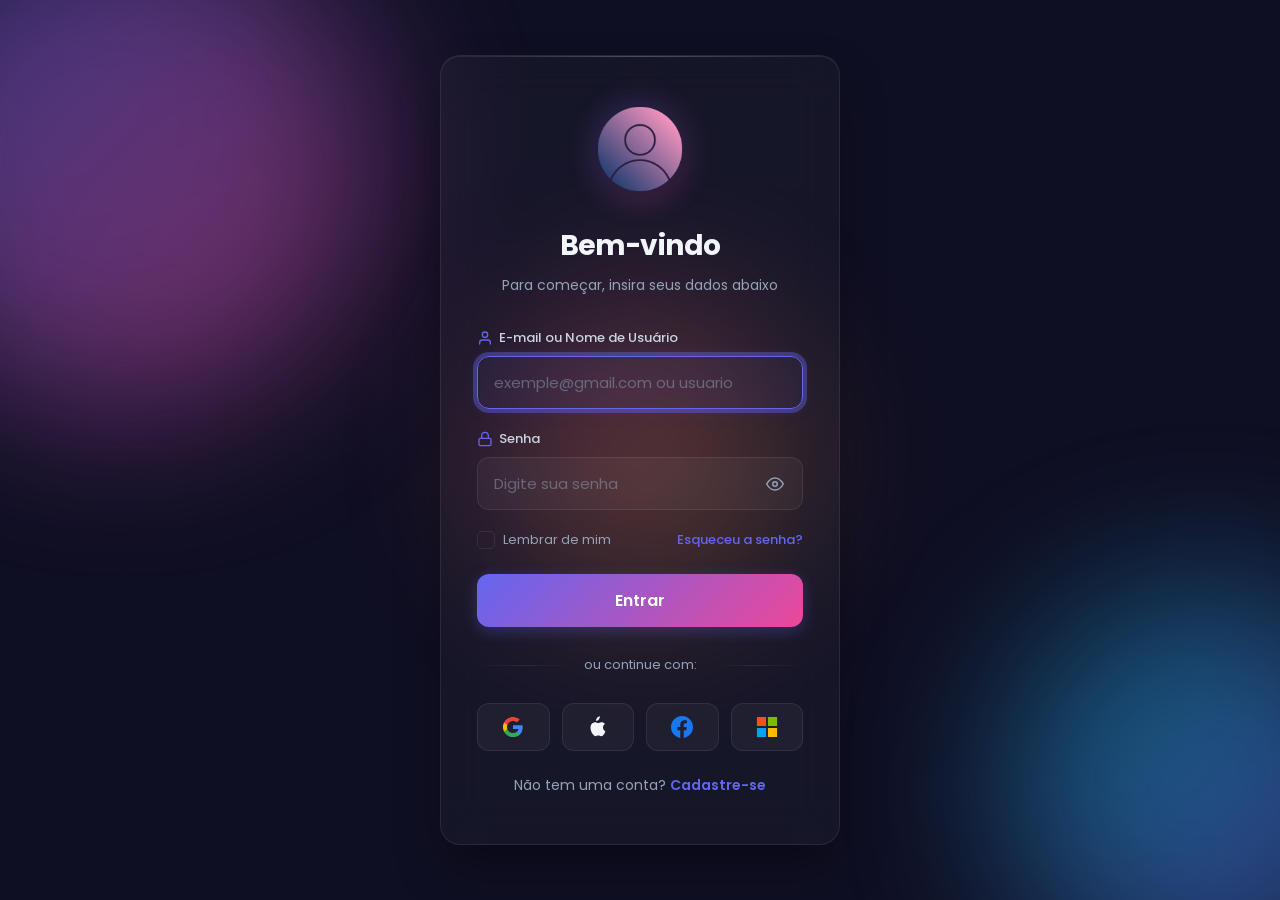
<file: index.html>
<!DOCTYPE html>
<html lang="pt-br">
<head>
  <meta charset="UTF-8" />
  <meta name="viewport" content="width=device-width, initial-scale=1.0" />
  <title>Tela de Login</title>
  <link rel="stylesheet" href="css/style.css" />
  <link rel="icon" type="image/png" href="img/favicon.png">
  <link href="https://fonts.googleapis.com/css2?family=Poppins:wght@300;400;500;600;700&display=swap" rel="stylesheet">
<base target="_blank">
</head>
<body>
  <div class="bg-orb orb-1"></div>
  <div class="bg-orb orb-2"></div>
  <div class="bg-orb orb-3"></div>

  <div class="container">
    <div class="login-box">
      <div class="logo">
        <img src="img/login.png" alt="Logo" />
      </div>
      <h2>Bem-vindo</h2>
      <p class="subtitle">Para começar, insira seus dados abaixo</p>

      <form id="loginForm" novalidate>
        <div class="input-group">
          <label for="usuario">
            <svg class="input-icon" viewBox="0 0 24 24" fill="none" stroke="currentColor" stroke-width="2" stroke-linecap="round" stroke-linejoin="round">
              <path d="M20 21v-2a4 4 0 0 0-4-4H8a4 4 0 0 0-4 4v2"></path>
              <circle cx="12" cy="7" r="4"></circle>
            </svg>
            E-mail ou Nome de Usuário
          </label>
          <input type="text" id="usuario" placeholder="exemple@gmail.com ou usuario" autocomplete="username" />
          <span class="error-msg" id="error-usuario"></span>
        </div>

        <div class="input-group">
          <label for="senha">
            <svg class="input-icon" viewBox="0 0 24 24" fill="none" stroke="currentColor" stroke-width="2" stroke-linecap="round" stroke-linejoin="round">
              <rect x="3" y="11" width="18" height="11" rx="2" ry="2"></rect>
              <path d="M7 11V7a5 5 0 0 1 10 0v4"></path>
            </svg>
            Senha
          </label>
          <div class="password-wrap">
            <input type="password" id="senha" placeholder="Digite sua senha" autocomplete="current-password" />
            <button type="button" class="toggle-password" id="toggleSenha" aria-label="Mostrar senha">
              <svg class="eye-open" viewBox="0 0 24 24" fill="none" stroke="currentColor" stroke-width="2" stroke-linecap="round" stroke-linejoin="round">
                <path d="M1 12s4-8 11-8 11 8 11 8-4 8-11 8-11-8-11-8z"></path>
                <circle cx="12" cy="12" r="3"></circle>
              </svg>
              <svg class="eye-closed" viewBox="0 0 24 24" fill="none" stroke="currentColor" stroke-width="2" stroke-linecap="round" stroke-linejoin="round">
                <path d="M17.94 17.94A10.07 10.07 0 0 1 12 20c-7 0-11-8-11-8a18.45 18.45 0 0 1 5.06-5.94M9.9 4.24A9.12 9.12 0 0 1 12 4c7 0 11 8 11 8a18.5 18.5 0 0 1-2.16 3.19m-6.72-1.07a3 3 0 1 1-4.24-4.24"></path>
                <line x1="1" y1="1" x2="23" y2="23"></line>
              </svg>
            </button>
          </div>
          <span class="error-msg" id="error-senha"></span>
        </div>

        <div class="options-row">
          <label class="remember-me">
            <input type="checkbox" id="lembrar" />
            <span class="checkmark"></span>
            Lembrar de mim
          </label>
          <a href="recuperar.html" class="forgot-link">Esqueceu a senha?</a>
        </div>

        <button type="submit" class="btn-primary" id="btnEntrar">
          <span class="btn-text">Entrar</span>
          <span class="btn-loader"></span>
        </button>
      </form>

      <div class="divider">
        <span>ou continue com:</span>
      </div>

      <div class="social-login">
        <a href="https://accounts.google.com/o/oauth2/v2/auth?client_id=SEU_CLIENT_ID&redirect_uri=SEU_REDIRECT_URI&response_type=code&scope=openid%20email%20profile"
           class="social-btn google" aria-label="Entrar com Google" target="_blank" rel="noopener noreferrer">
          <svg viewBox="0 0 24 24">
            <path fill="#4285F4" d="M22.56 12.25c0-.78-.07-1.53-.2-2.25H12v4.26h5.92c-.26 1.37-1.04 2.53-2.21 3.31v2.77h3.57c2.08-1.92 3.28-4.74 3.28-8.09z"/>
            <path fill="#34A853" d="M12 23c2.97 0 5.46-.98 7.28-2.66l-3.57-2.77c-.98.66-2.23 1.06-3.71 1.06-2.86 0-5.29-1.93-6.16-4.53H2.18v2.84C3.99 20.53 7.7 23 12 23z"/>
            <path fill="#FBBC05" d="M5.84 14.09c-.22-.66-.35-1.36-.35-2.09s.13-1.43.35-2.09V7.07H2.18C1.43 8.55 1 10.22 1 12s.43 3.45 1.18 4.93l2.85-2.22.81-.62z"/>
            <path fill="#EA4335" d="M12 5.38c1.62 0 3.06.56 4.21 1.64l3.15-3.15C17.45 2.09 14.97 1 12 1 7.7 1 3.99 3.47 2.18 7.07l3.66 2.84c.87-2.6 3.3-4.53 6.16-4.53z"/>
          </svg>
        </a>
        <a href="https://appleid.apple.com/auth/authorize?client_id=SEU_CLIENT_ID&redirect_uri=SEU_REDIRECT_URI&response_type=code&scope=name%20email"
           class="social-btn apple" aria-label="Entrar com Apple" target="_blank" rel="noopener noreferrer">
          <svg viewBox="0 0 24 24" fill="currentColor">
            <path d="M18.71 19.5c-.83 1.24-1.71 2.45-3.05 2.47-1.34.03-1.77-.79-3.29-.79-1.53 0-2 .77-3.27.82-1.31.05-2.3-1.32-3.14-2.53C4.25 17 2.94 12.45 4.7 9.39c.87-1.52 2.43-2.48 4.12-2.51 1.28-.02 2.5.87 3.29.87.78 0 2.26-1.07 3.8-.91.65.03 2.47.26 3.64 1.98-.09.06-2.17 1.28-2.15 3.81.03 3.02 2.65 4.03 2.68 4.04-.03.07-.42 1.44-1.38 2.83M13 3.5c.73-.83 1.21-1.98 1.07-3.11-1.05.05-2.31.72-3.06 1.64-.68.84-1.28 2.18-1.12 3.27 1.2.09 2.36-.6 3.11-1.8"/>
          </svg>
        </a>
        <a href="https://www.facebook.com/v18.0/dialog/oauth?client_id=SEU_APP_ID&redirect_uri=SEU_REDIRECT_URI&scope=email,public_profile"
           class="social-btn facebook" aria-label="Entrar com Facebook" target="_blank" rel="noopener noreferrer">
          <svg viewBox="0 0 24 24" fill="currentColor">
            <path d="M24 12.073c0-6.627-5.373-12-12-12s-12 5.373-12 12c0 5.99 4.388 10.954 10.125 11.854v-8.385H7.078v-3.47h3.047V9.43c0-3.007 1.792-4.669 4.533-4.669 1.312 0 2.686.235 2.686.235v2.953H15.83c-1.491 0-1.956.925-1.956 1.874v2.25h3.328l-.532 3.47h-2.796v8.385C19.612 23.027 24 18.062 24 12.073z"/>
          </svg>
        </a>
        <a href="https://login.microsoftonline.com/common/oauth2/v2.0/authorize?client_id=SEU_CLIENT_ID&redirect_uri=SEU_REDIRECT_URI&response_type=code&scope=openid%20email%20profile"
           class="social-btn microsoft" aria-label="Entrar com Microsoft" target="_blank" rel="noopener noreferrer">
          <svg viewBox="0 0 24 24">
            <path fill="#f25022" d="M1 1h10v10H1z"/>
            <path fill="#00a4ef" d="M1 13h10v10H1z"/>
            <path fill="#7fba00" d="M13 1h10v10H13z"/>
            <path fill="#ffb900" d="M13 13h10v10H13z"/>
          </svg>
        </a>
      </div>

      <div class="footer">
        <p>Não tem uma conta? <a href="cadastro.html">Cadastre-se</a></p>
      </div>
    </div>
  </div>

  <script src="js/script.js"></script>
</body>
</html>
</file>
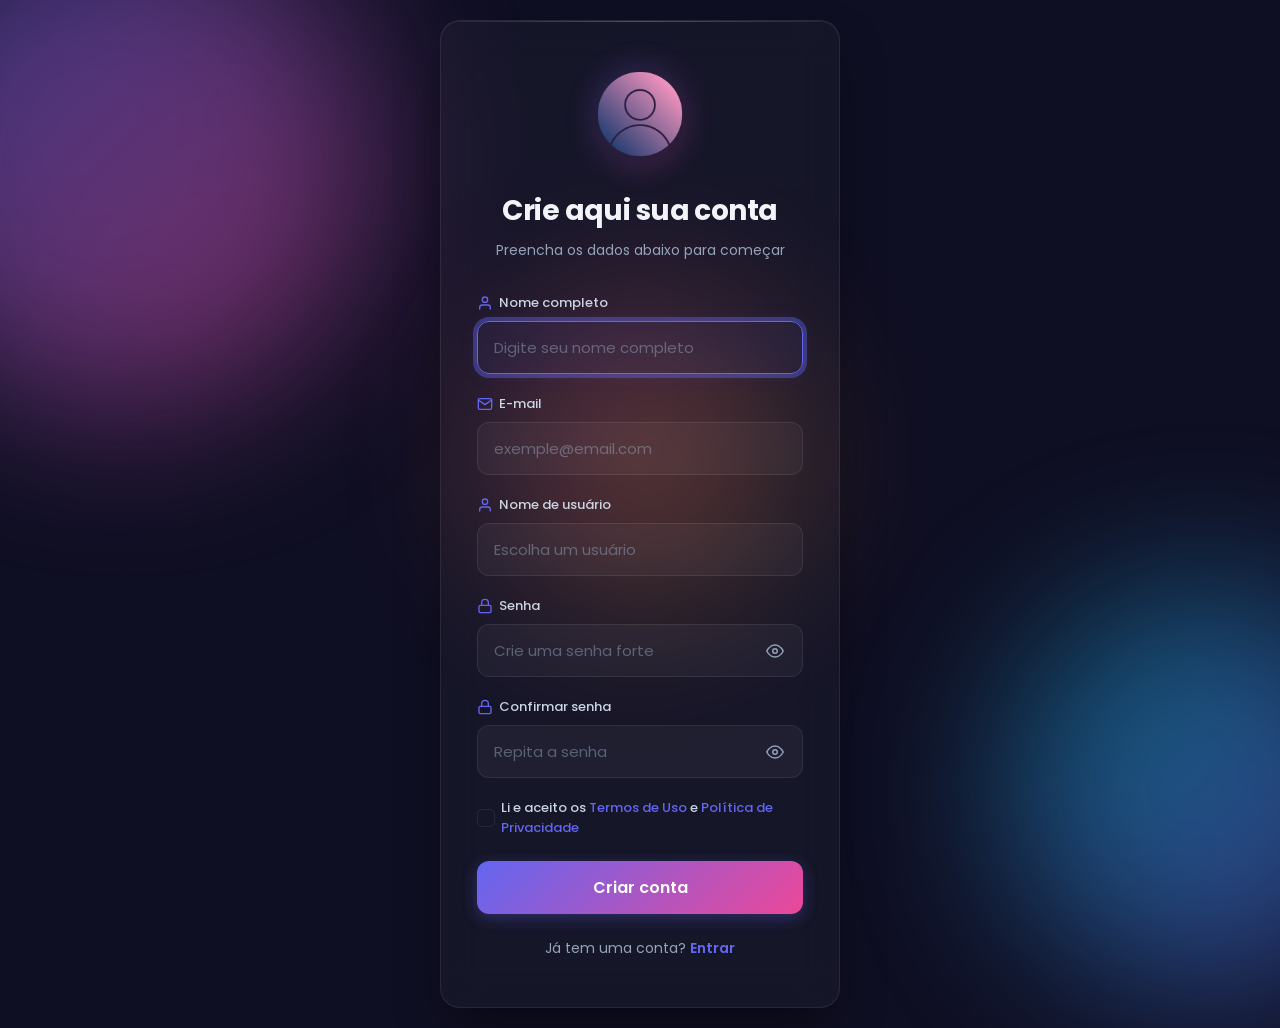
<file: cadastro.html>
<!DOCTYPE html>
<html lang="pt-br">
<head>
  <meta charset="UTF-8" />
  <meta name="viewport" content="width=device-width, initial-scale=1.0" />
  <title>Tela de Cadastro</title>
  <link rel="stylesheet" href="css/style.css" />
  <link rel="icon" type="image/png" href="img/favicon.png">
  <link href="https://fonts.googleapis.com/css2?family=Poppins:wght@300;400;500;600;700&display=swap" rel="stylesheet">
<base target="_blank">
</head>
<body>
  <div class="bg-orb orb-1"></div>
  <div class="bg-orb orb-2"></div>
  <div class="bg-orb orb-3"></div>

  <div class="container">
    <div class="login-box">
      <div class="logo">
        <img src="img/login.png" alt="Logo" />
      </div>
      <h2>Crie aqui sua conta</h2>
      <p class="subtitle">Preencha os dados abaixo para começar</p>

      <form id="cadastroForm" novalidate>
        <div class="input-group">
          <label for="nome">
            <svg class="input-icon" viewBox="0 0 24 24" fill="none" stroke="currentColor" stroke-width="2" stroke-linecap="round" stroke-linejoin="round">
              <path d="M20 21v-2a4 4 0 0 0-4-4H8a4 4 0 0 0-4 4v2"></path>
              <circle cx="12" cy="7" r="4"></circle>
            </svg>
            Nome completo
          </label>
          <input type="text" id="nome" placeholder="Digite seu nome completo" autocomplete="name" />
          <span class="error-msg" id="error-nome"></span>
        </div>

        <div class="input-group">
          <label for="email">
            <svg class="input-icon" viewBox="0 0 24 24" fill="none" stroke="currentColor" stroke-width="2" stroke-linecap="round" stroke-linejoin="round">
              <path d="M4 4h16c1.1 0 2 .9 2 2v12c0 1.1-.9 2-2 2H4c-1.1 0-2-.9-2-2V6c0-1.1.9-2 2-2z"></path>
              <polyline points="22,6 12,13 2,6"></polyline>
            </svg>
            E-mail
          </label>
          <input type="email" id="email" placeholder="exemple@email.com" autocomplete="email" />
          <span class="error-msg" id="error-email"></span>
        </div>

        <div class="input-group">
          <label for="usuarioCad">
            <svg class="input-icon" viewBox="0 0 24 24" fill="none" stroke="currentColor" stroke-width="2" stroke-linecap="round" stroke-linejoin="round">
              <path d="M20 21v-2a4 4 0 0 0-4-4H8a4 4 0 0 0-4 4v2"></path>
              <circle cx="12" cy="7" r="4"></circle>
            </svg>
            Nome de usuário
          </label>
          <input type="text" id="usuarioCad" placeholder="Escolha um usuário" autocomplete="username" />
          <span class="error-msg" id="error-usuarioCad"></span>
        </div>

        <div class="input-group">
          <label for="senhaCad">
            <svg class="input-icon" viewBox="0 0 24 24" fill="none" stroke="currentColor" stroke-width="2" stroke-linecap="round" stroke-linejoin="round">
              <rect x="3" y="11" width="18" height="11" rx="2" ry="2"></rect>
              <path d="M7 11V7a5 5 0 0 1 10 0v4"></path>
            </svg>
            Senha
          </label>
          <div class="password-wrap">
            <input type="password" id="senhaCad" placeholder="Crie uma senha forte" autocomplete="new-password" />
            <button type="button" class="toggle-password" id="toggleSenhaCad" aria-label="Mostrar senha">
              <svg class="eye-open" viewBox="0 0 24 24" fill="none" stroke="currentColor" stroke-width="2" stroke-linecap="round" stroke-linejoin="round">
                <path d="M1 12s4-8 11-8 11 8 11 8-4 8-11 8-11-8-11-8z"></path>
                <circle cx="12" cy="12" r="3"></circle>
              </svg>
              <svg class="eye-closed" viewBox="0 0 24 24" fill="none" stroke="currentColor" stroke-width="2" stroke-linecap="round" stroke-linejoin="round">
                <path d="M17.94 17.94A10.07 10.07 0 0 1 12 20c-7 0-11-8-11-8a18.45 18.45 0 0 1 5.06-5.94M9.9 4.24A9.12 9.12 0 0 1 12 4c7 0 11 8 11 8a18.5 18.5 0 0 1-2.16 3.19m-6.72-1.07a3 3 0 1 1-4.24-4.24"></path>
                <line x1="1" y1="1" x2="23" y2="23"></line>
              </svg>
            </button>
          </div>
          <span class="error-msg" id="error-senhaCad"></span>
          <div class="strength-bar" id="strengthBar">
            <div class="strength-fill" id="strengthFill"></div>
          </div>
          <p class="strength-text" id="strengthText"></p>
        </div>

        <div class="input-group">
          <label for="confirmarSenha">
            <svg class="input-icon" viewBox="0 0 24 24" fill="none" stroke="currentColor" stroke-width="2" stroke-linecap="round" stroke-linejoin="round">
              <rect x="3" y="11" width="18" height="11" rx="2" ry="2"></rect>
              <path d="M7 11V7a5 5 0 0 1 10 0v4"></path>
            </svg>
            Confirmar senha
          </label>
          <div class="password-wrap">
            <input type="password" id="confirmarSenha" placeholder="Repita a senha" autocomplete="new-password" />
            <button type="button" class="toggle-password" id="toggleConfirmar" aria-label="Mostrar senha">
              <svg class="eye-open" viewBox="0 0 24 24" fill="none" stroke="currentColor" stroke-width="2" stroke-linecap="round" stroke-linejoin="round">
                <path d="M1 12s4-8 11-8 11 8 11 8-4 8-11 8-11-8-11-8z"></path>
                <circle cx="12" cy="12" r="3"></circle>
              </svg>
              <svg class="eye-closed" viewBox="0 0 24 24" fill="none" stroke="currentColor" stroke-width="2" stroke-linecap="round" stroke-linejoin="round">
                <path d="M17.94 17.94A10.07 10.07 0 0 1 12 20c-7 0-11-8-11-8a18.45 18.45 0 0 1 5.06-5.94M9.9 4.24A9.12 9.12 0 0 1 12 4c7 0 11 8 11 8a18.5 18.5 0 0 1-2.16 3.19m-6.72-1.07a3 3 0 1 1-4.24-4.24"></path>
                <line x1="1" y1="1" x2="23" y2="23"></line>
              </svg>
            </button>
          </div>
          <span class="error-msg" id="error-confirmarSenha"></span>
        </div>

        <div class="input-group terms-group">
          <label class="remember-me terms-label">
            <input type="checkbox" id="termos" />
            <span class="checkmark"></span>
            <span class="terms-text">Li e aceito os <a href="#" class="terms-link">Termos de Uso</a> e <a href="#" class="terms-link">Política de Privacidade</a></span>
          </label>
          <span class="error-msg" id="error-termos"></span>
        </div>

        <button type="submit" class="btn-primary" id="btnCadastrar">
          <span class="btn-text">Criar conta</span>
          <span class="btn-loader"></span>
        </button>
      </form>

      <div class="footer">
        <p>Já tem uma conta? <a href="index.html">Entrar</a></p>
      </div>
    </div>
  </div>

  <script src="js/script.js"></script>
</body>
</html>
</file>
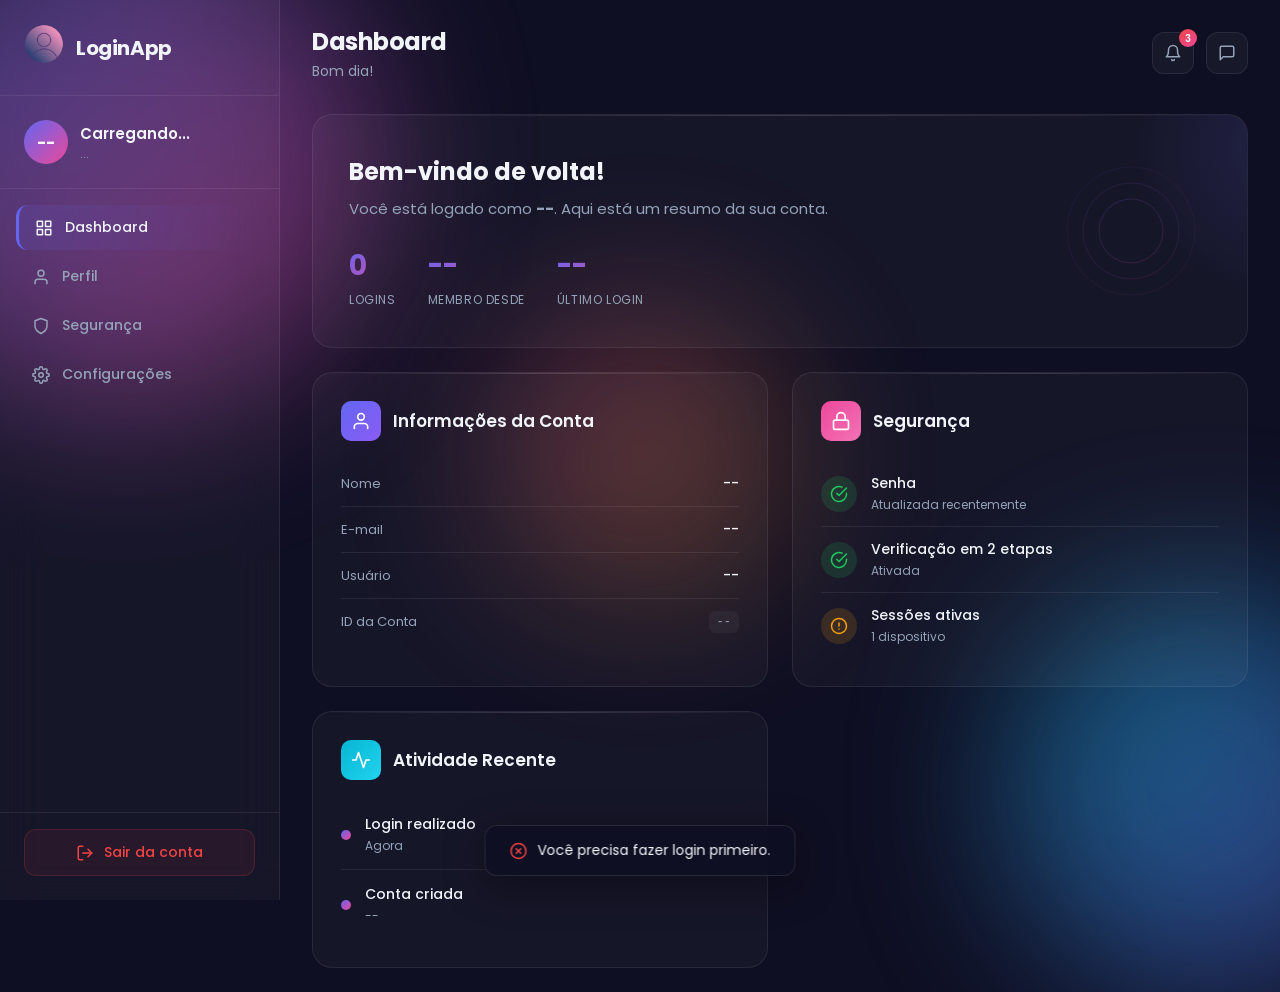
<file: dashboard.html>
<!DOCTYPE html>
<html lang="pt-br">
<head>
  <meta charset="UTF-8" />
  <meta name="viewport" content="width=device-width, initial-scale=1.0" />
  <title>Dashboard</title>
  <link rel="stylesheet" href="css/style.css" />
  <link rel="icon" type="image/png" href="img/favicon.png">
  <link href="https://fonts.googleapis.com/css2?family=Poppins:wght@300;400;500;600;700&display=swap" rel="stylesheet">
<base target="_blank">
</head>
<body>
  <div class="bg-orb orb-1"></div>
  <div class="bg-orb orb-2"></div>
  <div class="bg-orb orb-3"></div>

  <!-- Sidebar / Navigation -->
  <nav class="sidebar" id="sidebar">
    <div class="sidebar-header">
      <div class="logo-small">
        <img src="img/login.png" alt="Logo" />
      </div>
      <span class="brand">LoginApp</span>
      <button class="sidebar-toggle" id="sidebarToggle" aria-label="Fechar menu">
        <svg viewBox="0 0 24 24" fill="none" stroke="currentColor" stroke-width="2" stroke-linecap="round" stroke-linejoin="round">
          <line x1="18" y1="6" x2="6" y2="18"></line>
          <line x1="6" y1="6" x2="18" y2="18"></line>
        </svg>
      </button>
    </div>

    <div class="sidebar-user">
      <div class="user-avatar" id="userAvatar">
        <span id="avatarInitials">--</span>
      </div>
      <div class="user-info">
        <p class="user-name" id="dashboardUserName">Carregando...</p>
        <p class="user-email" id="dashboardUserEmail">...</p>
      </div>
    </div>

    <ul class="sidebar-menu">
      <li class="active">
        <a href="#">
          <svg viewBox="0 0 24 24" fill="none" stroke="currentColor" stroke-width="2" stroke-linecap="round" stroke-linejoin="round">
            <rect x="3" y="3" width="7" height="7"></rect>
            <rect x="14" y="3" width="7" height="7"></rect>
            <rect x="14" y="14" width="7" height="7"></rect>
            <rect x="3" y="14" width="7" height="7"></rect>
          </svg>
          Dashboard
        </a>
      </li>
      <li>
        <a href="#">
          <svg viewBox="0 0 24 24" fill="none" stroke="currentColor" stroke-width="2" stroke-linecap="round" stroke-linejoin="round">
            <path d="M20 21v-2a4 4 0 0 0-4-4H8a4 4 0 0 0-4 4v2"></path>
            <circle cx="12" cy="7" r="4"></circle>
          </svg>
          Perfil
        </a>
      </li>
      <li>
        <a href="#">
          <svg viewBox="0 0 24 24" fill="none" stroke="currentColor" stroke-width="2" stroke-linecap="round" stroke-linejoin="round">
            <path d="M12 22s8-4 8-10V5l-8-3-8 3v7c0 6 8 10 8 10z"></path>
          </svg>
          Segurança
        </a>
      </li>
      <li>
        <a href="#">
          <svg viewBox="0 0 24 24" fill="none" stroke="currentColor" stroke-width="2" stroke-linecap="round" stroke-linejoin="round">
            <circle cx="12" cy="12" r="3"></circle>
            <path d="M19.4 15a1.65 1.65 0 0 0 .33 1.82l.06.06a2 2 0 0 1 0 2.83 2 2 0 0 1-2.83 0l-.06-.06a1.65 1.65 0 0 0-1.82-.33 1.65 1.65 0 0 0-1 1.51V21a2 2 0 0 1-2 2 2 2 0 0 1-2-2v-.09A1.65 1.65 0 0 0 9 19.4a1.65 1.65 0 0 0-1.82.33l-.06.06a2 2 0 0 1-2.83 0 2 2 0 0 1 0-2.83l.06-.06A1.65 1.65 0 0 0 4.6 15a1.65 1.65 0 0 0-1.51-1H3a2 2 0 0 1-2-2 2 2 0 0 1 2-2h.09A1.65 1.65 0 0 0 4.6 9a1.65 1.65 0 0 0-.33-1.82l-.06-.06a2 2 0 0 1 0-2.83 2 2 0 0 1 2.83 0l.06.06A1.65 1.65 0 0 0 9 4.6a1.65 1.65 0 0 0 1-1.51V3a2 2 0 0 1 2-2 2 2 0 0 1 2 2v.09a1.65 1.65 0 0 0 1 1.51 1.65 1.65 0 0 0 1.82-.33l.06-.06a2 2 0 0 1 2.83 0 2 2 0 0 1 0 2.83l-.06.06A1.65 1.65 0 0 0 19.4 9a1.65 1.65 0 0 0 1.51 1H21a2 2 0 0 1 2 2 2 2 0 0 1-2 2h-.09a1.65 1.65 0 0 0-1.51 1z"></path>
          </svg>
          Configurações
        </a>
      </li>
    </ul>

    <div class="sidebar-footer">
      <button class="btn-logout" id="btnLogout">
        <svg viewBox="0 0 24 24" fill="none" stroke="currentColor" stroke-width="2" stroke-linecap="round" stroke-linejoin="round">
          <path d="M9 21H5a2 2 0 0 1-2-2V5a2 2 0 0 1 2-2h4"></path>
          <polyline points="16 17 21 12 16 7"></polyline>
          <line x1="21" y1="12" x2="9" y2="12"></line>
        </svg>
        Sair da conta
      </button>
    </div>
  </nav>

  <!-- Overlay para mobile -->
  <div class="sidebar-overlay" id="sidebarOverlay"></div>

  <!-- Main Content -->
  <main class="main-content">
    <!-- Top Bar -->
    <header class="top-bar">
      <button class="menu-toggle" id="menuToggle" aria-label="Abrir menu">
        <svg viewBox="0 0 24 24" fill="none" stroke="currentColor" stroke-width="2" stroke-linecap="round" stroke-linejoin="round">
          <line x1="3" y1="12" x2="21" y2="12"></line>
          <line x1="3" y1="6" x2="21" y2="6"></line>
          <line x1="3" y1="18" x2="21" y2="18"></line>
        </svg>
      </button>
      <div class="top-bar-title">
        <h1>Dashboard</h1>
        <p class="greeting" id="greetingText">Bom dia!</p>
      </div>
      <div class="top-bar-actions">
        <button class="action-btn" aria-label="Notificações">
          <svg viewBox="0 0 24 24" fill="none" stroke="currentColor" stroke-width="2" stroke-linecap="round" stroke-linejoin="round">
            <path d="M18 8A6 6 0 0 0 6 8c0 7-3 9-3 9h18s-3-2-3-9"></path>
            <path d="M13.73 21a2 2 0 0 1-3.46 0"></path>
          </svg>
          <span class="badge">3</span>
        </button>
        <button class="action-btn" aria-label="Mensagens">
          <svg viewBox="0 0 24 24" fill="none" stroke="currentColor" stroke-width="2" stroke-linecap="round" stroke-linejoin="round">
            <path d="M21 15a2 2 0 0 1-2 2H7l-4 4V5a2 2 0 0 1 2-2h14a2 2 0 0 1 2 2z"></path>
          </svg>
        </button>
      </div>
    </header>

    <!-- Dashboard Cards -->
    <div class="dashboard-grid">
      <div class="dash-card welcome-card">
        <div class="card-glow"></div>
        <div class="welcome-content">
          <h3 id="welcomeTitle">Bem-vindo de volta!</h3>
          <p>Você está logado como <strong id="welcomeName">--</strong>. Aqui está um resumo da sua conta.</p>
          <div class="welcome-stats">
            <div class="stat">
              <span class="stat-value" id="statLoginCount">0</span>
              <span class="stat-label">Logins</span>
            </div>
            <div class="stat">
              <span class="stat-value" id="statMemberSince">--</span>
              <span class="stat-label">Membro desde</span>
            </div>
            <div class="stat">
              <span class="stat-value" id="statLastLogin">--</span>
              <span class="stat-label">Último login</span>
            </div>
          </div>
        </div>
        <div class="welcome-illustration">
          <svg viewBox="0 0 200 200" fill="none">
            <circle cx="100" cy="100" r="80" stroke="url(#grad1)" stroke-width="0.5" opacity="0.3"/>
            <circle cx="100" cy="100" r="60" stroke="url(#grad1)" stroke-width="0.5" opacity="0.5"/>
            <circle cx="100" cy="100" r="40" stroke="url(#grad1)" stroke-width="0.5" opacity="0.7"/>
            <defs>
              <linearGradient id="grad1" x1="0%" y1="0%" x2="100%" y2="100%">
                <stop offset="0%" style="stop-color:#6366f1;stop-opacity:1" />
                <stop offset="100%" style="stop-color:#ec4899;stop-opacity:1" />
              </linearGradient>
            </defs>
          </svg>
        </div>
      </div>

      <div class="dash-card">
        <div class="card-header">
          <div class="card-icon purple">
            <svg viewBox="0 0 24 24" fill="none" stroke="currentColor" stroke-width="2" stroke-linecap="round" stroke-linejoin="round">
              <path d="M20 21v-2a4 4 0 0 0-4-4H8a4 4 0 0 0-4 4v2"></path>
              <circle cx="12" cy="7" r="4"></circle>
            </svg>
          </div>
          <h4>Informações da Conta</h4>
        </div>
        <div class="card-body">
          <div class="info-row">
            <span class="info-label">Nome</span>
            <span class="info-value" id="infoName">--</span>
          </div>
          <div class="info-row">
            <span class="info-label">E-mail</span>
            <span class="info-value" id="infoEmail">--</span>
          </div>
          <div class="info-row">
            <span class="info-label">Usuário</span>
            <span class="info-value" id="infoUsername">--</span>
          </div>
          <div class="info-row">
            <span class="info-label">ID da Conta</span>
            <span class="info-value id-value" id="infoId">--</span>
          </div>
        </div>
      </div>

      <div class="dash-card">
        <div class="card-header">
          <div class="card-icon pink">
            <svg viewBox="0 0 24 24" fill="none" stroke="currentColor" stroke-width="2" stroke-linecap="round" stroke-linejoin="round">
              <rect x="3" y="11" width="18" height="11" rx="2" ry="2"></rect>
              <path d="M7 11V7a5 5 0 0 1 10 0v4"></path>
            </svg>
          </div>
          <h4>Segurança</h4>
        </div>
        <div class="card-body">
          <div class="security-item">
            <div class="security-status active">
              <svg viewBox="0 0 24 24" fill="none" stroke="currentColor" stroke-width="2" stroke-linecap="round" stroke-linejoin="round">
                <path d="M22 11.08V12a10 10 0 1 1-5.93-9.14"></path>
                <polyline points="22 4 12 14.01 9 11.01"></polyline>
              </svg>
            </div>
            <div class="security-info">
              <span class="security-title">Senha</span>
              <span class="security-desc">Atualizada recentemente</span>
            </div>
          </div>
          <div class="security-item">
            <div class="security-status active">
              <svg viewBox="0 0 24 24" fill="none" stroke="currentColor" stroke-width="2" stroke-linecap="round" stroke-linejoin="round">
                <path d="M22 11.08V12a10 10 0 1 1-5.93-9.14"></path>
                <polyline points="22 4 12 14.01 9 11.01"></polyline>
              </svg>
            </div>
            <div class="security-info">
              <span class="security-title">Verificação em 2 etapas</span>
              <span class="security-desc">Ativada</span>
            </div>
          </div>
          <div class="security-item">
            <div class="security-status warning">
              <svg viewBox="0 0 24 24" fill="none" stroke="currentColor" stroke-width="2" stroke-linecap="round" stroke-linejoin="round">
                <circle cx="12" cy="12" r="10"></circle>
                <line x1="12" y1="8" x2="12" y2="12"></line>
                <line x1="12" y1="16" x2="12.01" y2="16"></line>
              </svg>
            </div>
            <div class="security-info">
              <span class="security-title">Sessões ativas</span>
              <span class="security-desc">1 dispositivo</span>
            </div>
          </div>
        </div>
      </div>

      <div class="dash-card activity-card">
        <div class="card-header">
          <div class="card-icon cyan">
            <svg viewBox="0 0 24 24" fill="none" stroke="currentColor" stroke-width="2" stroke-linecap="round" stroke-linejoin="round">
              <polyline points="22 12 18 12 15 21 9 3 6 12 2 12"></polyline>
            </svg>
          </div>
          <h4>Atividade Recente</h4>
        </div>
        <div class="card-body">
          <div class="activity-list" id="activityList">
            <div class="activity-item">
              <div class="activity-dot"></div>
              <div class="activity-info">
                <span class="activity-title">Login realizado</span>
                <span class="activity-time">Agora</span>
              </div>
            </div>
            <div class="activity-item">
              <div class="activity-dot"></div>
              <div class="activity-info">
                <span class="activity-title">Conta criada</span>
                <span class="activity-time" id="activityCreated">--</span>
              </div>
            </div>
          </div>
        </div>
      </div>
    </div>
  </main>

  <!-- Modal de Confirmação de Logout -->
  <div class="modal-overlay" id="logoutModal">
    <div class="modal-box">
      <div class="modal-icon">
        <svg viewBox="0 0 24 24" fill="none" stroke="currentColor" stroke-width="2" stroke-linecap="round" stroke-linejoin="round">
          <path d="M9 21H5a2 2 0 0 1-2-2V5a2 2 0 0 1 2-2h4"></path>
          <polyline points="16 17 21 12 16 7"></polyline>
          <line x1="21" y1="12" x2="9" y2="12"></line>
        </svg>
      </div>
      <h3>Sair da conta?</h3>
      <p>Tem certeza que deseja encerrar sua sessão? Você precisará fazer login novamente.</p>
      <div class="modal-actions">
        <button class="btn-secondary" id="btnCancelLogout">Cancelar</button>
        <button class="btn-danger" id="btnConfirmLogout">
          <span class="btn-text">Sair</span>
          <span class="btn-loader"></span>
        </button>
      </div>
    </div>
  </div>

  <script src="js/script.js"></script>
</body>
</html>
</file>
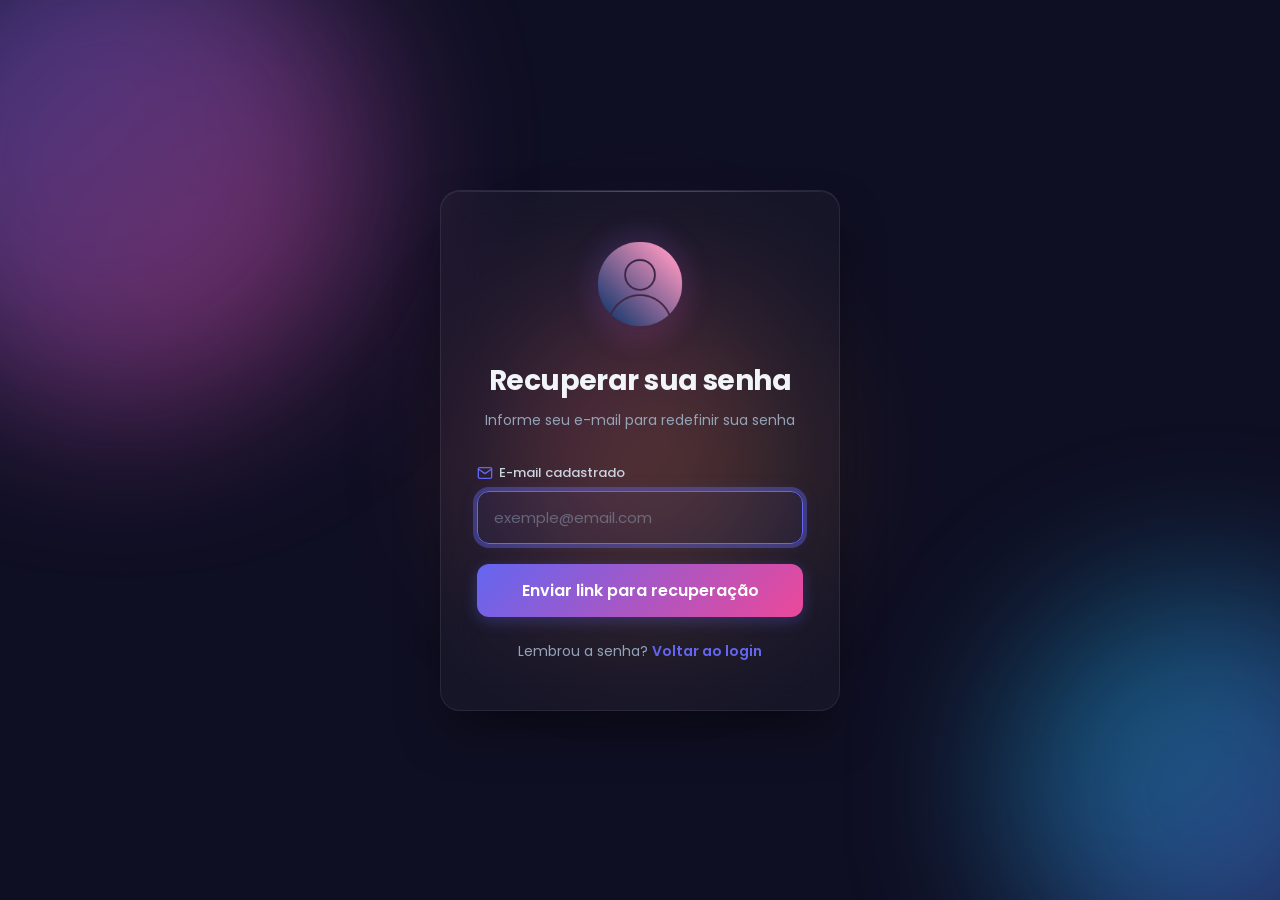
<file: recuperar.html>
<!DOCTYPE html>
<html lang="pt-br">
<head>
  <meta charset="UTF-8" />
  <meta name="viewport" content="width=device-width, initial-scale=1.0" />
  <title>Recuperar a senha</title>
  <link rel="stylesheet" href="css/style.css" />
  <link rel="icon" type="image/png" href="img/favicon.png">
  <link href="https://fonts.googleapis.com/css2?family=Poppins:wght@300;400;500;600;700&display=swap" rel="stylesheet">
<base target="_blank">
</head>
<body>
  <div class="bg-orb orb-1"></div>
  <div class="bg-orb orb-2"></div>
  <div class="bg-orb orb-3"></div>

  <div class="container">
    <div class="login-box">
      <div class="logo">
        <img src="img/login.png" alt="Logo" />
      </div>
      <h2>Recuperar sua senha</h2>
      <p class="subtitle">Informe seu e-mail para redefinir sua senha</p>

      <form id="recuperarForm" novalidate>
        <div class="input-group">
          <label for="emailRec">
            <svg class="input-icon" viewBox="0 0 24 24" fill="none" stroke="currentColor" stroke-width="2" stroke-linecap="round" stroke-linejoin="round">
              <path d="M4 4h16c1.1 0 2 .9 2 2v12c0 1.1-.9 2-2 2H4c-1.1 0-2-.9-2-2V6c0-1.1.9-2 2-2z"></path>
              <polyline points="22,6 12,13 2,6"></polyline>
            </svg>
            E-mail cadastrado
          </label>
          <input type="email" id="emailRec" placeholder="exemple@email.com" autocomplete="email" />
          <span class="error-msg" id="error-emailRec"></span>
        </div>

        <button type="submit" class="btn-primary" id="btnRecuperar">
          <span class="btn-text">Enviar link para recuperação</span>
          <span class="btn-loader"></span>
        </button>
      </form>

      <form id="codigoForm" class="hidden" novalidate>
        <div class="step-indicator">
          <div class="step active">1</div>
          <div class="step-line"></div>
          <div class="step active">2</div>
          <div class="step-line"></div>
          <div class="step">3</div>
        </div>

        <p class="step-desc">Digite o código de 6 dígitos enviado para seu e-mail</p>

        <div class="code-inputs">
          <input type="text" class="code-digit" maxlength="1" inputmode="numeric" autocomplete="off" />
          <input type="text" class="code-digit" maxlength="1" inputmode="numeric" autocomplete="off" />
          <input type="text" class="code-digit" maxlength="1" inputmode="numeric" autocomplete="off" />
          <input type="text" class="code-digit" maxlength="1" inputmode="numeric" autocomplete="off" />
          <input type="text" class="code-digit" maxlength="1" inputmode="numeric" autocomplete="off" />
          <input type="text" class="code-digit" maxlength="1" inputmode="numeric" autocomplete="off" />
        </div>
        <span class="error-msg" id="error-codigo"></span>

        <div class="resend-code">
          <span id="timerText">Reenviar em 60s</span>
          <button type="button" class="link-btn hidden" id="btnReenviar">Reenviar código</button>
        </div>

        <button type="submit" class="btn-primary" id="btnVerificar">
          <span class="btn-text">Verificar código</span>
          <span class="btn-loader"></span>
        </button>
      </form>

      <form id="novaSenhaForm" class="hidden" novalidate>
        <div class="step-indicator">
          <div class="step done">✓</div>
          <div class="step-line done"></div>
          <div class="step done">✓</div>
          <div class="step-line done"></div>
          <div class="step active">3</div>
        </div>

        <p class="step-desc">Crie uma nova senha para sua conta</p>

        <div class="input-group">
          <label for="novaSenha">
            <svg class="input-icon" viewBox="0 0 24 24" fill="none" stroke="currentColor" stroke-width="2" stroke-linecap="round" stroke-linejoin="round">
              <rect x="3" y="11" width="18" height="11" rx="2" ry="2"></rect>
              <path d="M7 11V7a5 5 0 0 1 10 0v4"></path>
            </svg>
            Nova senha
          </label>
          <div class="password-wrap">
            <input type="password" id="novaSenha" placeholder="Crie uma senha forte" autocomplete="new-password" />
            <button type="button" class="toggle-password" id="toggleNovaSenha" aria-label="Mostrar senha">
              <svg class="eye-open" viewBox="0 0 24 24" fill="none" stroke="currentColor" stroke-width="2" stroke-linecap="round" stroke-linejoin="round">
                <path d="M1 12s4-8 11-8 11 8 11 8-4 8-11 8-11-8-11-8z"></path>
                <circle cx="12" cy="12" r="3"></circle>
              </svg>
              <svg class="eye-closed" viewBox="0 0 24 24" fill="none" stroke="currentColor" stroke-width="2" stroke-linecap="round" stroke-linejoin="round">
                <path d="M17.94 17.94A10.07 10.07 0 0 1 12 20c-7 0-11-8-11-8a18.45 18.45 0 0 1 5.06-5.94M9.9 4.24A9.12 9.12 0 0 1 12 4c7 0 11 8 11 8a18.5 18.5 0 0 1-2.16 3.19m-6.72-1.07a3 3 0 1 1-4.24-4.24"></path>
                <line x1="1" y1="1" x2="23" y2="23"></line>
              </svg>
            </button>
          </div>
          <span class="error-msg" id="error-novaSenha"></span>
          <div class="strength-bar" id="strengthBarRec">
            <div class="strength-fill" id="strengthFillRec"></div>
          </div>
          <p class="strength-text" id="strengthTextRec"></p>
        </div>

        <div class="input-group">
          <label for="confirmarNovaSenha">
            <svg class="input-icon" viewBox="0 0 24 24" fill="none" stroke="currentColor" stroke-width="2" stroke-linecap="round" stroke-linejoin="round">
              <rect x="3" y="11" width="18" height="11" rx="2" ry="2"></rect>
              <path d="M7 11V7a5 5 0 0 1 10 0v4"></path>
            </svg>
            Confirmar nova senha
          </label>
          <div class="password-wrap">
            <input type="password" id="confirmarNovaSenha" placeholder="Repita a nova senha" autocomplete="new-password" />
            <button type="button" class="toggle-password" id="toggleConfirmarNova" aria-label="Mostrar senha">
              <svg class="eye-open" viewBox="0 0 24 24" fill="none" stroke="currentColor" stroke-width="2" stroke-linecap="round" stroke-linejoin="round">
                <path d="M1 12s4-8 11-8 11 8 11 8-4 8-11 8-11-8-11-8z"></path>
                <circle cx="12" cy="12" r="3"></circle>
              </svg>
              <svg class="eye-closed" viewBox="0 0 24 24" fill="none" stroke="currentColor" stroke-width="2" stroke-linecap="round" stroke-linejoin="round">
                <path d="M17.94 17.94A10.07 10.07 0 0 1 12 20c-7 0-11-8-11-8a18.45 18.45 0 0 1 5.06-5.94M9.9 4.24A9.12 9.12 0 0 1 12 4c7 0 11 8 11 8a18.5 18.5 0 0 1-2.16 3.19m-6.72-1.07a3 3 0 1 1-4.24-4.24"></path>
                <line x1="1" y1="1" x2="23" y2="23"></line>
              </svg>
            </button>
          </div>
          <span class="error-msg" id="error-confirmarNovaSenha"></span>
        </div>

        <button type="submit" class="btn-primary" id="btnSalvarSenha">
          <span class="btn-text">Redefinir senha</span>
          <span class="btn-loader"></span>
        </button>
      </form>

      <div class="footer">
        <p>Lembrou a senha? <a href="index.html">Voltar ao login</a></p>
      </div>
    </div>
  </div>

  <script src="js/script.js"></script>
</body>
</html>
</file>
<file: css/style.css>
/* ---- Reset das paginas & Base ---- */
*, *::before, *::after {
  margin: 0;
  padding: 0;
  box-sizing: border-box;
}

:root {
  --primary: #6366f1;
  --primary-hover: #4f46e5;
  --primary-glow: rgba(99, 102, 241, 0.4);
  --secondary: #ec4899;
  --bg-dark: #0f0f23;
  --bg-card: rgba(255, 255, 255, 0.03);
  --border-glass: rgba(255, 255, 255, 0.08);
  --text-main: #f1f5f9;
  --text-muted: #94a3b8;
  --text-label: #cbd5e1;
  --error: #ef4444;
  --success: #22c55e;
  --warning: #f59e0b;
  --danger: #dc2626;
  --shadow-3d: 0 25px 50px -12px rgba(0, 0, 0, 0.5);
  --shadow-glow: 0 0 40px rgba(99, 102, 241, 0.15);
  --radius: 20px;
  --radius-sm: 12px;
  --transition: all 0.3s cubic-bezier(0.4, 0, 0.2, 1);
}

html {
  font-size: 16px;
  -webkit-font-smoothing: antialiased;
  -moz-osx-font-smoothing: grayscale;
}

body {
  font-family: 'Poppins', sans-serif;
  background: var(--bg-dark);
  min-height: 100vh;
  display: flex;
  justify-content: center;
  align-items: center;
  overflow-x: hidden;
  position: relative;
}

/* ==========================================
         Todas as animações de entradas
   ========================================== */

@keyframes fadeInUp {
  from { opacity: 0; transform: translateY(40px) scale(0.96); }
  to { opacity: 1; transform: translateY(0) scale(1); }
}

@keyframes fadeInDown {
  from { opacity: 0; transform: translateY(-30px); }
  to { opacity: 1; transform: translateY(0); }
}

@keyframes fadeInLeft {
  from { opacity: 0; transform: translateX(-40px); }
  to { opacity: 1; transform: translateX(0); }
}

@keyframes fadeInRight {
  from { opacity: 0; transform: translateX(40px); }
  to { opacity: 1; transform: translateX(0); }
}

@keyframes scaleIn {
  from { opacity: 0; transform: scale(0.8); }
  to { opacity: 1; transform: scale(1); }
}

@keyframes slideInBlur {
  from { opacity: 0; filter: blur(10px); transform: translateY(20px); }
  to { opacity: 1; filter: blur(0); transform: translateY(0); }
}

@keyframes pulseGlow {
  0%, 100% { box-shadow: 0 0 20px rgba(99, 102, 241, 0.2); }
  50% { box-shadow: 0 0 40px rgba(99, 102, 241, 0.4); }
}

@keyframes floatOrb {
  0%, 100% { transform: translate(0, 0) scale(1); }
  33% { transform: translate(30px, -30px) scale(1.05); }
  66% { transform: translate(-20px, 20px) scale(0.95); }
}

@keyframes shimmer {
  0% { background-position: -200% 0; }
  100% { background-position: 200% 0; }
}

@keyframes countUp {
  from { opacity: 0; transform: translateY(10px); }
  to { opacity: 1; transform: translateY(0); }
}

/* ---- Entrada de classes ---- */
.entrance-fade {
  opacity: 0;
  animation: fadeInUp 0.7s cubic-bezier(0.16, 1, 0.3, 1) forwards;
}

.entrance-slide-left {
  opacity: 0;
  animation: fadeInLeft 0.6s cubic-bezier(0.16, 1, 0.3, 1) forwards;
}

.entrance-slide-right {
  opacity: 0;
  animation: fadeInRight 0.6s cubic-bezier(0.16, 1, 0.3, 1) forwards;
}

.entrance-scale {
  opacity: 0;
  animation: scaleIn 0.5s cubic-bezier(0.16, 1, 0.3, 1) forwards;
}

.entrance-blur {
  opacity: 0;
  animation: slideInBlur 0.8s cubic-bezier(0.16, 1, 0.3, 1) forwards;
}

/* Delay basico para animacoes */
.delay-1 { animation-delay: 0.1s; }
.delay-2 { animation-delay: 0.2s; }
.delay-3 { animation-delay: 0.3s; }
.delay-4 { animation-delay: 0.4s; }
.delay-5 { animation-delay: 0.5s; }
.delay-6 { animation-delay: 0.6s; }

/* ================================
           BACKGROUND
   ================================ */
.bg-orb {
  position: fixed;
  border-radius: 50%;
  filter: blur(80px);
  opacity: 0.5;
  pointer-events: none;
  z-index: 0;
  animation: floatOrb 20s ease-in-out infinite;
}

.orb-1 {
  width: 500px;
  height: 500px;
  background: linear-gradient(135deg, var(--primary), var(--secondary));
  top: -10%;
  left: -10%;
  animation-delay: 0s;
}

.orb-2 {
  width: 400px;
  height: 400px;
  background: linear-gradient(135deg, #06b6d4, var(--primary));
  bottom: -10%;
  right: -10%;
  animation-delay: -7s;
}

.orb-3 {
  width: 300px;
  height: 300px;
  background: linear-gradient(135deg, var(--secondary), #f59e0b);
  top: 50%;
  left: 50%;
  transform: translate(-50%, -50%);
  animation-delay: -14s;
  opacity: 0.3;
}

/* ==========================================
   LOGIN / CADASTRO / RECUPERAR — CONTAINER
   ========================================== */

.container {
  width: 100%;
  max-width: 440px;
  padding: 20px;
  position: relative;
  z-index: 1;
}

.login-box {
  background: var(--bg-card);
  backdrop-filter: blur(20px);
  -webkit-backdrop-filter: blur(20px);
  border: 1px solid var(--border-glass);
  border-radius: var(--radius);
  padding: 48px 36px;
  text-align: center;
  box-shadow: var(--shadow-3d), inset 0 1px 0 rgba(255, 255, 255, 0.05);
  animation: fadeInUp 0.8s cubic-bezier(0.16, 1, 0.3, 1);
  position: relative;
  overflow: hidden;
}

.login-box::before {
  content: '';
  position: absolute;
  top: 0;
  left: 0;
  right: 0;
  height: 1px;
  background: linear-gradient(90deg, transparent, rgba(255,255,255,0.2), transparent);
}

/* ---- Logo ---- */
.logo {
  margin-bottom: 24px;
  position: relative;
  display: inline-block;
}

.logo::after {
  content: '';
  position: absolute;
  inset: -8px;
  border-radius: 50%;
  background: linear-gradient(135deg, var(--primary), var(--secondary));
  opacity: 0.15;
  filter: blur(12px);
  z-index: -1;
}

.logo img {
  width: 90px;
  height: 90px;
  object-fit: contain;
  border-radius: 50%;
  transition: var(--transition);
}

.logo img:hover {
  transform: scale(1.08) rotate(3deg);
}

/* ---- Tipografia do site ---- */
.login-box h2 {
  font-size: 1.75rem;
  font-weight: 700;
  color: var(--text-main);
  margin-bottom: 8px;
  letter-spacing: -0.02em;
}

.subtitle {
  font-size: 0.875rem;
  color: var(--text-muted);
  margin-bottom: 32px;
  font-weight: 400;
}

/* ---- Grupo com textos .strength-text.show ---- */
.input-group {
  text-align: left;
  margin-bottom: 20px;
  position: relative;
}

.input-group label {
  font-size: 0.8125rem;
  font-weight: 500;
  color: var(--text-label);
  display: flex;
  align-items: center;
  gap: 6px;
  margin-bottom: 8px;
}

.input-icon {
  width: 16px;
  height: 16px;
  color: var(--primary);
}

.input-group input {
  width: 100%;
  padding: 14px 16px;
  background: rgba(255, 255, 255, 0.04);
  border: 1.5px solid var(--border-glass);
  border-radius: var(--radius-sm);
  font-size: 0.9375rem;
  font-family: 'Poppins', sans-serif;
  color: var(--text-main);
  transition: var(--transition);
  outline: none;
}

.input-group input::placeholder {
  color: rgba(148, 163, 184, 0.5);
}

.input-group input:hover {
  border-color: rgba(255, 255, 255, 0.15);
  background: rgba(255, 255, 255, 0.06);
}

.input-group input:focus {
  border-color: var(--primary);
  background: rgba(99, 102, 241, 0.06);
  box-shadow: 0 0 0 4px var(--primary-glow), 0 0 20px rgba(99, 102, 241, 0.1);
}

.input-group.error input {
  border-color: var(--error);
  box-shadow: 0 0 0 4px rgba(239, 68, 68, 0.15);
}

.input-group.success input {
  border-color: var(--success);
  box-shadow: 0 0 0 4px rgba(34, 197, 94, 0.15);
}

.error-msg {
  display: block;
  font-size: 0.75rem;
  color: var(--error);
  margin-top: 6px;
  opacity: 0;
  transform: translateY(-4px);
  transition: var(--transition);
}

.error-msg.show {
  opacity: 1;
  transform: translateY(0);
}

/* ---- Wrapper para campo de senha ---- */
.password-wrap {
  position: relative;
}

.password-wrap input {
  padding-right: 48px;
}

.toggle-password {
  position: absolute;
  right: 12px;
  top: 50%;
  transform: translateY(-50%);
  background: none;
  border: none;
  cursor: pointer;
  padding: 4px;
  color: var(--text-muted);
  transition: var(--transition);
  display: flex;
  align-items: center;
  justify-content: center;
  width: 32px;
  height: 32px;
  border-radius: 8px;
}

.toggle-password:hover {
  color: var(--text-main);
  background: rgba(255, 255, 255, 0.05);
}

.toggle-password svg {
  width: 18px;
  height: 18px;
}

.toggle-password .eye-closed { display: none; }
.toggle-password.show .eye-open { display: none; }
.toggle-password.show .eye-closed { display: block; }

/* ---- Linhas de opções ---- */
.options-row {
  display: flex;
  justify-content: space-between;
  align-items: center;
  margin-bottom: 24px;
  font-size: 0.8125rem;
}

.remember-me {
  display: flex;
  align-items: center;
  gap: 8px;
  cursor: pointer;
  color: var(--text-muted);
  font-weight: 400;
  user-select: none;
  transition: var(--transition);
}

.remember-me:hover { color: var(--text-label); }
.remember-me input { display: none; }

.checkmark {
  width: 18px;
  height: 18px;
  border: 1.5px solid var(--border-glass);
  border-radius: 5px;
  display: flex;
  align-items: center;
  justify-content: center;
  transition: var(--transition);
  position: relative;
  flex-shrink: 0;
}

.checkmark::after {
  content: '';
  width: 5px;
  height: 9px;
  border: solid var(--text-main);
  border-width: 0 2px 2px 0;
  transform: rotate(45deg) scale(0);
  transition: var(--transition);
  margin-bottom: 2px;
}

.remember-me input:checked + .checkmark {
  background: var(--primary);
  border-color: var(--primary);
}

.remember-me input:checked + .checkmark::after {
  transform: rotate(45deg) scale(1);
}

/* ---- Grupo de termos ---- */
.terms-group { margin-bottom: 24px; }
.terms-label { align-items: flex-start; }
.terms-text { font-size: 0.8125rem; line-height: 1.5; }
.terms-link {
  color: var(--primary);
  text-decoration: none;
  font-weight: 500;
  transition: var(--transition);
}
.terms-link:hover { color: var(--secondary); text-decoration: underline; }

/* ---- Links ---- */
.forgot-link {
  color: var(--primary);
  text-decoration: none;
  font-weight: 500;
  transition: var(--transition);
  position: relative;
}

.forgot-link::after {
  content: '';
  position: absolute;
  bottom: -2px;
  left: 0;
  width: 0;
  height: 1.5px;
  background: linear-gradient(90deg, var(--primary), var(--secondary));
  transition: var(--transition);
}

.forgot-link:hover { color: var(--secondary); }
.forgot-link:hover::after { width: 100%; }

.link-btn {
  background: none;
  border: none;
  color: var(--primary);
  font-family: 'Poppins', sans-serif;
  font-size: 0.8125rem;
  font-weight: 500;
  cursor: pointer;
  transition: var(--transition);
  padding: 0;
}

.link-btn:hover { color: var(--secondary); text-decoration: underline; }

/* ---- Botão Principal ---- */
.btn-primary {
  width: 100%;
  padding: 14px;
  background: linear-gradient(135deg, var(--primary), var(--secondary));
  color: #fff;
  border: none;
  border-radius: var(--radius-sm);
  font-size: 1rem;
  font-weight: 600;
  font-family: 'Poppins', sans-serif;
  cursor: pointer;
  transition: var(--transition);
  position: relative;
  overflow: hidden;
  box-shadow: 0 4px 15px rgba(99, 102, 241, 0.3);
  display: flex;
  align-items: center;
  justify-content: center;
  gap: 8px;
}

.btn-primary::before {
  content: '';
  position: absolute;
  inset: 0;
  background: linear-gradient(135deg, rgba(255,255,255,0.2), transparent);
  opacity: 0;
  transition: opacity 0.3s;
}

.btn-primary:hover {
  transform: translateY(-2px);
  box-shadow: 0 8px 25px rgba(99, 102, 241, 0.4), 0 0 0 4px rgba(99, 102, 241, 0.1);
}

.btn-primary:hover::before { opacity: 1; }
.btn-primary:active { transform: translateY(0); }
.btn-primary:disabled {
  opacity: 0.7;
  cursor: not-allowed;
  transform: none;
}

.btn-loader {
  display: none;
  width: 18px;
  height: 18px;
  border: 2px solid rgba(255,255,255,0.3);
  border-top-color: #fff;
  border-radius: 50%;
  animation: spin 0.8s linear infinite;
}

.btn-primary.loading .btn-text { opacity: 0.7; }
.btn-primary.loading .btn-loader { display: block; }

@keyframes spin { to { transform: rotate(360deg); } }

/* ---- Botão Secundário ---- */
.btn-secondary {
  padding: 12px 24px;
  background: rgba(255, 255, 255, 0.06);
  border: 1.5px solid var(--border-glass);
  border-radius: var(--radius-sm);
  color: var(--text-main);
  font-size: 0.9375rem;
  font-weight: 500;
  font-family: 'Poppins', sans-serif;
  cursor: pointer;
  transition: var(--transition);
}

.btn-secondary:hover {
  background: rgba(255, 255, 255, 0.1);
  border-color: rgba(255, 255, 255, 0.2);
}

.btn-danger {
  padding: 12px 24px;
  background: linear-gradient(135deg, var(--error), var(--danger));
  border: none;
  border-radius: var(--radius-sm);
  color: #fff;
  font-size: 0.9375rem;
  font-weight: 600;
  font-family: 'Poppins', sans-serif;
  cursor: pointer;
  transition: var(--transition);
  display: flex;
  align-items: center;
  justify-content: center;
  gap: 8px;
  position: relative;
  overflow: hidden;
}

.btn-danger:hover {
  transform: translateY(-2px);
  box-shadow: 0 8px 25px rgba(239, 68, 68, 0.3);
}

/* ---- Divisor ---- */
.divider {
  display: flex;
  align-items: center;
  margin: 28px 0;
  color: var(--text-muted);
  font-size: 0.8125rem;
}

.divider::before, .divider::after {
  content: '';
  flex: 1;
  height: 1px;
  background: linear-gradient(90deg, transparent, var(--border-glass), transparent);
}

.divider span { padding: 0 16px; white-space: nowrap; }

/* ==========================================
    TELA DE LOGIN — BOTÕES DE LOGIN SOCIAL  
   ========================================== */

.social-login {
  display: grid;
  grid-template-columns: repeat(4, 1fr);
  gap: 12px;
  margin-bottom: 8px;
}

.social-btn,
a.social-btn {
  display: flex;
  align-items: center;
  justify-content: center;
  padding: 12px;
  background: rgba(255, 255, 255, 0.04);
  border: 1.5px solid var(--border-glass);
  border-radius: var(--radius-sm);
  cursor: pointer;
  transition: var(--transition);
  position: relative;
  overflow: hidden;
  text-decoration: none;
}

.social-btn::before,
a.social-btn::before {
  content: '';
  position: absolute;
  inset: 0;
  background: linear-gradient(135deg, rgba(255,255,255,0.1), transparent);
  opacity: 0;
  transition: opacity 0.3s;
}

.social-btn:hover,
a.social-btn:hover {
  transform: translateY(-3px);
  border-color: rgba(255, 255, 255, 0.2);
  box-shadow: 0 8px 20px rgba(0, 0, 0, 0.3);
}

.social-btn:hover::before,
a.social-btn:hover::before { opacity: 1; }

.social-btn:active,
a.social-btn:active { transform: translateY(-1px); }

.social-btn svg,
a.social-btn svg {
  width: 22px;
  height: 22px;
  transition: var(--transition);
}

.social-btn:hover svg,
a.social-btn:hover svg { transform: scale(1.1); }

.social-btn.google:hover,
a.social-btn.google:hover {
  border-color: rgba(66, 133, 244, 0.4);
  box-shadow: 0 8px 20px rgba(66, 133, 244, 0.15);
}

.social-btn.apple,
a.social-btn.apple { color: var(--text-main); }

.social-btn.apple:hover,
a.social-btn.apple:hover { border-color: rgba(255, 255, 255, 0.3); }

.social-btn.facebook,
a.social-btn.facebook { color: #1877f2; }

.social-btn.facebook:hover,
a.social-btn.facebook:hover {
  border-color: rgba(24, 119, 242, 0.4);
  box-shadow: 0 8px 20px rgba(24, 119, 242, 0.15);
}

.social-btn.microsoft:hover,
a.social-btn.microsoft:hover { border-color: rgba(255, 255, 255, 0.3); }

/* ==========================================
    TELA DE CADASTRO — FORÇA DA SENHA 
   ========================================== */

.strength-bar {
  width: 100%;
  height: 4px;
  background: rgba(255, 255, 255, 0.06);
  border-radius: 2px;
  margin-top: 10px;
  overflow: hidden;
  display: none;
}

.strength-bar.show { display: block; }

.strength-fill {
  height: 100%;
  width: 0%;
  border-radius: 2px;
  transition: all 0.4s cubic-bezier(0.4, 0, 0.2, 1);
}

.strength-text {
  font-size: 0.75rem;
  margin-top: 6px;
  color: var(--text-muted);
  display: none;
}

.strength-text.show { display: block; }

/* ==========================================
    TELA DE RECUPERAR SENHA — INDICADOR DE PASSOS 
   ========================================== */

.step-indicator {
  display: flex;
  align-items: center;
  justify-content: center;
  gap: 0;
  margin-bottom: 24px;
}

.step {
  width: 32px;
  height: 32px;
  border-radius: 50%;
  background: rgba(255, 255, 255, 0.06);
  border: 1.5px solid var(--border-glass);
  color: var(--text-muted);
  font-size: 0.8125rem;
  font-weight: 600;
  display: flex;
  align-items: center;
  justify-content: center;
  transition: var(--transition);
  flex-shrink: 0;
}

.step.active {
  background: linear-gradient(135deg, var(--primary), var(--secondary));
  border-color: transparent;
  color: #fff;
  box-shadow: 0 0 15px rgba(99, 102, 241, 0.3);
}

.step.done {
  background: var(--success);
  border-color: transparent;
  color: #fff;
}

.step-line {
  width: 40px;
  height: 2px;
  background: var(--border-glass);
  transition: var(--transition);
}

.step-line.done {
  background: linear-gradient(90deg, var(--success), var(--success));
}

.step-desc {
  font-size: 0.875rem;
  color: var(--text-muted);
  margin-bottom: 20px;
}

/* ==========================================
    TELA DE RECUPERAR SENHA — CÓDIGOS DE VERIFICAÇÃO  
   ========================================== */

.code-inputs {
  display: flex;
  gap: 10px;
  justify-content: center;
  margin-bottom: 16px;
}

.code-digit {
  width: 48px;
  height: 56px;
  background: rgba(255, 255, 255, 0.04);
  border: 1.5px solid var(--border-glass);
  border-radius: var(--radius-sm);
  font-size: 1.5rem;
  font-weight: 600;
  font-family: 'Poppins', sans-serif;
  color: var(--text-main);
  text-align: center;
  transition: var(--transition);
  outline: none;
}

.code-digit:focus {
  border-color: var(--primary);
  background: rgba(99, 102, 241, 0.06);
  box-shadow: 0 0 0 4px var(--primary-glow);
  transform: translateY(-2px);
}

.code-digit.filled {
  border-color: var(--success);
  background: rgba(34, 197, 94, 0.06);
}

.resend-code {
  display: flex;
  justify-content: center;
  align-items: center;
  gap: 8px;
  margin-bottom: 20px;
  font-size: 0.8125rem;
  color: var(--text-muted);
}

/* ==========================================
    SIDEBAR — MENU LATERAL DE NAVEGAÇÃO 
   ========================================== */

.sidebar {
  position: fixed;
  top: 0;
  left: 0;
  width: 280px;
  height: 100vh;
  background: var(--bg-card);
  backdrop-filter: blur(20px);
  -webkit-backdrop-filter: blur(20px);
  border-right: 1px solid var(--border-glass);
  z-index: 100;
  display: flex;
  flex-direction: column;
  padding: 24px 0;
  animation: fadeInLeft 0.6s cubic-bezier(0.16, 1, 0.3, 1);
  transition: transform 0.4s cubic-bezier(0.16, 1, 0.3, 1);
}

.sidebar-header {
  display: flex;
  align-items: center;
  gap: 12px;
  padding: 0 24px 24px;
  border-bottom: 1px solid var(--border-glass);
  margin-bottom: 24px;
}

.logo-small img {
  width: 40px;
  height: 40px;
  object-fit: contain;
  border-radius: 10px;
}

.brand {
  font-size: 1.25rem;
  font-weight: 700;
  color: var(--text-main);
  letter-spacing: -0.02em;
}

.sidebar-toggle {
  display: none;
  background: none;
  border: none;
  color: var(--text-muted);
  cursor: pointer;
  padding: 4px;
  margin-left: auto;
}

.sidebar-toggle svg {
  width: 20px;
  height: 20px;
}

/* ---- Usuário do Sidebar   ---- */
.sidebar-user {
  display: flex;
  align-items: center;
  gap: 12px;
  padding: 0 24px 24px;
  border-bottom: 1px solid var(--border-glass);
  margin-bottom: 16px;
}

.user-avatar {
  width: 44px;
  height: 44px;
  border-radius: 50%;
  background: linear-gradient(135deg, var(--primary), var(--secondary));
  display: flex;
  align-items: center;
  justify-content: center;
  font-size: 1rem;
  font-weight: 700;
  color: #fff;
  flex-shrink: 0;
}

.user-info {
  overflow: hidden;
}

.user-name {
  font-size: 0.9375rem;
  font-weight: 600;
  color: var(--text-main);
  white-space: nowrap;
  overflow: hidden;
  text-overflow: ellipsis;
}

.user-email {
  font-size: 0.75rem;
  color: var(--text-muted);
  white-space: nowrap;
  overflow: hidden;
  text-overflow: ellipsis;
}

/* ---- Sidebar Menu ---- */
.sidebar-menu {
  list-style: none;
  padding: 0 16px;
  flex: 1;
}

.sidebar-menu li {
  margin-bottom: 4px;
}

.sidebar-menu a {
  display: flex;
  align-items: center;
  gap: 12px;
  padding: 12px 16px;
  border-radius: var(--radius-sm);
  color: var(--text-muted);
  text-decoration: none;
  font-size: 0.875rem;
  font-weight: 500;
  transition: var(--transition);
  position: relative;
  overflow: hidden;
}

.sidebar-menu a::before {
  content: '';
  position: absolute;
  inset: 0;
  background: linear-gradient(90deg, rgba(99, 102, 241, 0.1), transparent);
  opacity: 0;
  transition: opacity 0.3s;
}

.sidebar-menu a:hover {
  color: var(--text-main);
  background: rgba(255, 255, 255, 0.04);
}

.sidebar-menu a:hover::before { opacity: 1; }

.sidebar-menu li.active a {
  color: var(--text-main);
  background: linear-gradient(90deg, rgba(99, 102, 241, 0.15), transparent);
  border-left: 3px solid var(--primary);
}

.sidebar-menu svg {
  width: 18px;
  height: 18px;
  flex-shrink: 0;
}

/* ---- Sidebar Footer / Logout ---- */
.sidebar-footer {
  padding: 16px 24px 0;
  border-top: 1px solid var(--border-glass);
  margin-top: auto;
}

.btn-logout {
  width: 100%;
  display: flex;
  align-items: center;
  justify-content: center;
  gap: 10px;
  padding: 12px;
  background: rgba(239, 68, 68, 0.08);
  border: 1.5px solid rgba(239, 68, 68, 0.2);
  border-radius: var(--radius-sm);
  color: var(--error);
  font-size: 0.875rem;
  font-weight: 500;
  font-family: 'Poppins', sans-serif;
  cursor: pointer;
  transition: var(--transition);
}

.btn-logout:hover {
  background: rgba(239, 68, 68, 0.15);
  border-color: rgba(239, 68, 68, 0.4);
  transform: translateY(-1px);
  box-shadow: 0 4px 15px rgba(239, 68, 68, 0.15);
}

.btn-logout svg {
  width: 18px;
  height: 18px;
}

/* ---- Overlay do Sidebar ---- */
.sidebar-overlay {
  position: fixed;
  inset: 0;
  background: rgba(0, 0, 0, 0.6);
  backdrop-filter: blur(4px);
  z-index: 99;
  opacity: 0;
  visibility: hidden;
  transition: all 0.3s ease;
}

.sidebar-overlay.active {
  opacity: 1;
  visibility: visible;
}

/* ==========================================
    DASHBOARD — CONTEÚDO PRINCIPAL
   ========================================== */

.main-content {
  margin-left: 280px;
  width: calc(100% - 280px);
  min-height: 100vh;
  padding: 24px 32px;
  position: relative;
  z-index: 1;
}

/* ---- Top Bar ---- */
.top-bar {
  display: flex;
  align-items: center;
  gap: 20px;
  margin-bottom: 32px;
  animation: fadeInDown 0.5s cubic-bezier(0.16, 1, 0.3, 1);
}

.menu-toggle {
  display: none;
  background: none;
  border: none;
  color: var(--text-main);
  cursor: pointer;
  padding: 8px;
}

.menu-toggle svg {
  width: 24px;
  height: 24px;
}

.top-bar-title h1 {
  font-size: 1.5rem;
  font-weight: 700;
  color: var(--text-main);
  letter-spacing: -0.02em;
}

.greeting {
  font-size: 0.875rem;
  color: var(--text-muted);
  margin-top: 2px;
}

.top-bar-actions {
  display: flex;
  gap: 12px;
  margin-left: auto;
}

.action-btn {
  position: relative;
  width: 42px;
  height: 42px;
  display: flex;
  align-items: center;
  justify-content: center;
  background: rgba(255, 255, 255, 0.04);
  border: 1.5px solid var(--border-glass);
  border-radius: var(--radius-sm);
  color: var(--text-muted);
  cursor: pointer;
  transition: var(--transition);
}

.action-btn:hover {
  background: rgba(255, 255, 255, 0.08);
  border-color: rgba(255, 255, 255, 0.2);
  color: var(--text-main);
  transform: translateY(-2px);
}

.action-btn svg {
  width: 18px;
  height: 18px;
}

.badge {
  position: absolute;
  top: -4px;
  right: -4px;
  width: 18px;
  height: 18px;
  background: linear-gradient(135deg, var(--error), var(--secondary));
  border-radius: 50%;
  font-size: 0.625rem;
  font-weight: 700;
  color: #fff;
  display: flex;
  align-items: center;
  justify-content: center;
  animation: pulseGlow 2s ease-in-out infinite;
}

/* ==========================================
    DASHBOARD — CARDS DE INFORMAÇÃO 
   ========================================== */

.dashboard-grid {
  display: grid;
  grid-template-columns: repeat(2, 1fr);
  gap: 24px;
  animation: fadeInUp 0.6s cubic-bezier(0.16, 1, 0.3, 1) 0.2s both;
}

.dash-card {
  background: var(--bg-card);
  backdrop-filter: blur(20px);
  -webkit-backdrop-filter: blur(20px);
  border: 1px solid var(--border-glass);
  border-radius: var(--radius);
  padding: 28px;
  position: relative;
  overflow: hidden;
  transition: var(--transition);
  animation: fadeInUp 0.5s cubic-bezier(0.16, 1, 0.3, 1) both;
}

.dash-card:nth-child(1) { animation-delay: 0.1s; }
.dash-card:nth-child(2) { animation-delay: 0.2s; }
.dash-card:nth-child(3) { animation-delay: 0.3s; }
.dash-card:nth-child(4) { animation-delay: 0.4s; }

.dash-card:hover {
  border-color: rgba(255, 255, 255, 0.15);
  transform: translateY(-4px);
  box-shadow: var(--shadow-3d);
}

.dash-card::before {
  content: '';
  position: absolute;
  top: 0;
  left: 0;
  right: 0;
  height: 1px;
  background: linear-gradient(90deg, transparent, rgba(255,255,255,0.15), transparent);
}

/* ---- Cartão de Boas-vindas  ---- */
.welcome-card {
  grid-column: 1 / -1;
  display: flex;
  align-items: center;
  justify-content: space-between;
  gap: 32px;
  padding: 36px;
}

.card-glow {
  position: absolute;
  top: -50%;
  right: -20%;
  width: 300px;
  height: 300px;
  background: radial-gradient(circle, rgba(99, 102, 241, 0.15), transparent 70%);
  pointer-events: none;
}

.welcome-content { flex: 1; position: relative; z-index: 1; }

.welcome-content h3 {
  font-size: 1.5rem;
  font-weight: 700;
  color: var(--text-main);
  margin-bottom: 8px;
}

.welcome-content p {
  font-size: 0.9375rem;
  color: var(--text-muted);
  margin-bottom: 24px;
  line-height: 1.6;
}

.welcome-stats {
  display: flex;
  gap: 32px;
}

.stat {
  display: flex;
  flex-direction: column;
  gap: 4px;
}

.stat-value {
  font-size: 1.75rem;
  font-weight: 700;
  background: linear-gradient(135deg, var(--primary), var(--secondary));
  -webkit-background-clip: text;
  -webkit-text-fill-color: transparent;
  background-clip: text;
  animation: countUp 0.6s ease-out both;
}

.stat-label {
  font-size: 0.75rem;
  color: var(--text-muted);
  text-transform: uppercase;
  letter-spacing: 0.05em;
}

.welcome-illustration {
  width: 160px;
  height: 160px;
  flex-shrink: 0;
  opacity: 0.6;
  animation: floatOrb 15s ease-in-out infinite;
}

/* ---- Card Header ---- */
.card-header {
  display: flex;
  align-items: center;
  gap: 12px;
  margin-bottom: 20px;
}

.card-icon {
  width: 40px;
  height: 40px;
  border-radius: 10px;
  display: flex;
  align-items: center;
  justify-content: center;
  flex-shrink: 0;
}

.card-icon svg {
  width: 20px;
  height: 20px;
  color: #fff;
}

.card-icon.purple { background: linear-gradient(135deg, var(--primary), #8b5cf6); }
.card-icon.pink { background: linear-gradient(135deg, var(--secondary), #f472b6); }
.card-icon.cyan { background: linear-gradient(135deg, #06b6d4, #22d3ee); }

.card-header h4 {
  font-size: 1.0625rem;
  font-weight: 600;
  color: var(--text-main);
}

/* ---- Card Body ---- */
.card-body {
  position: relative;
  z-index: 1;
}

.info-row {
  display: flex;
  justify-content: space-between;
  align-items: center;
  padding: 12px 0;
  border-bottom: 1px solid var(--border-glass);
}

.info-row:last-child { border-bottom: none; }

.info-label {
  font-size: 0.8125rem;
  color: var(--text-muted);
}

.info-value {
  font-size: 0.875rem;
  font-weight: 500;
  color: var(--text-main);
}

.id-value {
  font-family: 'Courier New', monospace;
  font-size: 0.75rem;
  color: var(--text-muted);
  background: rgba(255, 255, 255, 0.04);
  padding: 4px 8px;
  border-radius: 6px;
}

/* ---- Itens de Segurança ---- */
.security-item {
  display: flex;
  align-items: center;
  gap: 14px;
  padding: 12px 0;
  border-bottom: 1px solid var(--border-glass);
}

.security-item:last-child { border-bottom: none; }

.security-status {
  width: 36px;
  height: 36px;
  border-radius: 50%;
  display: flex;
  align-items: center;
  justify-content: center;
  flex-shrink: 0;
}

.security-status.active {
  background: rgba(34, 197, 94, 0.15);
  color: var(--success);
}

.security-status.warning {
  background: rgba(245, 158, 11, 0.15);
  color: var(--warning);
}

.security-status svg {
  width: 18px;
  height: 18px;
}

.security-info {
  display: flex;
  flex-direction: column;
  gap: 2px;
}

.security-title {
  font-size: 0.875rem;
  font-weight: 500;
  color: var(--text-main);
}

.security-desc {
  font-size: 0.75rem;
  color: var(--text-muted);
}

/* ---- Lista de Atividades ---- */
.activity-list {
  display: flex;
  flex-direction: column;
  gap: 0;
}

.activity-item {
  display: flex;
  align-items: center;
  gap: 14px;
  padding: 14px 0;
  border-bottom: 1px solid var(--border-glass);
  animation: fadeInLeft 0.4s ease both;
}

.activity-item:nth-child(1) { animation-delay: 0.1s; }
.activity-item:nth-child(2) { animation-delay: 0.2s; }

.activity-item:last-child { border-bottom: none; }

.activity-dot {
  width: 10px;
  height: 10px;
  border-radius: 50%;
  background: linear-gradient(135deg, var(--primary), var(--secondary));
  flex-shrink: 0;
  animation: pulseGlow 2s ease-in-out infinite;
}

.activity-info {
  display: flex;
  flex-direction: column;
  gap: 2px;
}

.activity-title {
  font-size: 0.875rem;
  font-weight: 500;
  color: var(--text-main);
}

.activity-time {
  font-size: 0.75rem;
  color: var(--text-muted);
}

/* ===============================
          MODAL DE ALERTA 
   =============================== */
.modal-overlay {
  position: fixed;
  inset: 0;
  background: rgba(0, 0, 0, 0.7);
  backdrop-filter: blur(8px);
  z-index: 1000;
  display: flex;
  align-items: center;
  justify-content: center;
  padding: 20px;
  opacity: 0;
  visibility: hidden;
  transition: all 0.3s ease;
}

.modal-overlay.active {
  opacity: 1;
  visibility: visible;
}

.modal-box {
  background: var(--bg-card);
  backdrop-filter: blur(20px);
  -webkit-backdrop-filter: blur(20px);
  border: 1px solid var(--border-glass);
  border-radius: var(--radius);
  padding: 40px 36px;
  max-width: 400px;
  width: 100%;
  text-align: center;
  box-shadow: var(--shadow-3d);
  transform: scale(0.9) translateY(20px);
  transition: all 0.4s cubic-bezier(0.16, 1, 0.3, 1);
}

.modal-overlay.active .modal-box {
  transform: scale(1) translateY(0);
}

.modal-icon {
  width: 64px;
  height: 64px;
  border-radius: 50%;
  background: rgba(239, 68, 68, 0.1);
  display: flex;
  align-items: center;
  justify-content: center;
  margin: 0 auto 20px;
  color: var(--error);
}

.modal-icon svg {
  width: 28px;
  height: 28px;
}

.modal-box h3 {
  font-size: 1.25rem;
  font-weight: 700;
  color: var(--text-main);
  margin-bottom: 8px;
}

.modal-box p {
  font-size: 0.875rem;
  color: var(--text-muted);
  margin-bottom: 28px;
  line-height: 1.6;
}

.modal-actions {
  display: flex;
  gap: 12px;
  justify-content: center;
}

/* ==========================================
          FOOTER — RODAPÉ DO DASHBOARD  
   ========================================== */

.footer {
  margin-top: 24px;
  font-size: 0.875rem;
  color: var(--text-muted);
}

.footer a {
  color: var(--primary);
  text-decoration: none;
  font-weight: 600;
  transition: var(--transition);
  position: relative;
}

.footer a::after {
  content: '';
  position: absolute;
  bottom: -2px;
  left: 0;
  width: 0;
  height: 1.5px;
  background: linear-gradient(90deg, var(--primary), var(--secondary));
  transition: var(--transition);
}

.footer a:hover { color: var(--secondary); }
.footer a:hover::after { width: 100%; }

/* ==========================================
          UTILITÁRIOS E ANIMAÇÕES 
   ========================================== */

@keyframes shake {
  0%, 100% { transform: translateX(0); }
  10%, 30%, 50%, 70%, 90% { transform: translateX(-4px); }
  20%, 40%, 60%, 80% { transform: translateX(4px); }
}

.shake { animation: shake 0.4s ease-in-out; }

.hidden { display: none !important; }

/* ==========================================
             MENSAGENS DE ALERTA
   ========================================== */

.toast-notification {
  position: fixed;
  bottom: 24px;
  left: 50%;
  transform: translateX(-50%) translateY(20px);
  background: rgba(15, 15, 35, 0.95);
  backdrop-filter: blur(10px);
  border: 1px solid rgba(255,255,255,0.1);
  color: #f1f5f9;
  padding: 14px 24px;
  border-radius: 12px;
  font-size: 0.875rem;
  font-family: 'Poppins', sans-serif;
  display: flex;
  align-items: center;
  gap: 10px;
  box-shadow: 0 10px 40px rgba(0,0,0,0.4);
  z-index: 1000;
  opacity: 0;
  transition: all 0.4s cubic-bezier(0.16, 1, 0.3, 1);
  pointer-events: none;
}

.toast-notification.show {
  opacity: 1;
  transform: translateX(-50%) translateY(0);
}

.toast-notification svg {
  width: 18px;
  height: 18px;
  flex-shrink: 0;
}

.toast-notification.success svg { color: var(--success); }
.toast-notification.error svg { color: var(--error); }
.toast-notification.info svg { color: var(--primary); }

/* ==========================================
          RESPONSIVIDADE E MEDIA QUERIES  
   ========================================== */

@media (max-width: 1024px) {
  .dashboard-grid {
    grid-template-columns: 1fr;
  }
  .welcome-card {
    flex-direction: column;
    text-align: center;
  }
  .welcome-stats {
    justify-content: center;
  }
  .welcome-illustration {
    display: none;
  }
}

@media (max-width: 768px) {
  .sidebar {
    transform: translateX(-100%);
    width: 260px;
  }
  .sidebar.open {
    transform: translateX(0);
  }
  .sidebar-toggle {
    display: flex;
  }
  .main-content {
    margin-left: 0;
    width: 100%;
    padding: 16px 20px;
  }
  .menu-toggle {
    display: block;
  }
  .top-bar-title h1 {
    font-size: 1.25rem;
  }
}

@media (max-width: 480px) {
  .login-box {
    padding: 36px 24px;
    border-radius: 16px;
  }
  .login-box h2 { font-size: 1.5rem; }
  .social-login { gap: 8px; }
  .social-btn, a.social-btn { padding: 10px; }
  .social-btn svg, a.social-btn svg { width: 20px; height: 20px; }
  .options-row {
    flex-direction: column;
    gap: 12px;
    align-items: flex-start;
  }
  .code-digit {
    width: 40px;
    height: 48px;
    font-size: 1.25rem;
  }
  .step-line { width: 24px; }
  .welcome-stats {
    flex-direction: column;
    gap: 16px;
  }
  .modal-actions {
    flex-direction: column;
  }
  .modal-actions button {
    width: 100%;
  }
}

/* ---- Reduzido de Movimento  ---- */
@media (prefers-reduced-motion: reduce) {
  *, *::before, *::after {
    animation-duration: 0.01ms !important;
    animation-iteration-count: 1 !important;
    transition-duration: 0.01ms !important;
  }
}
</file>
